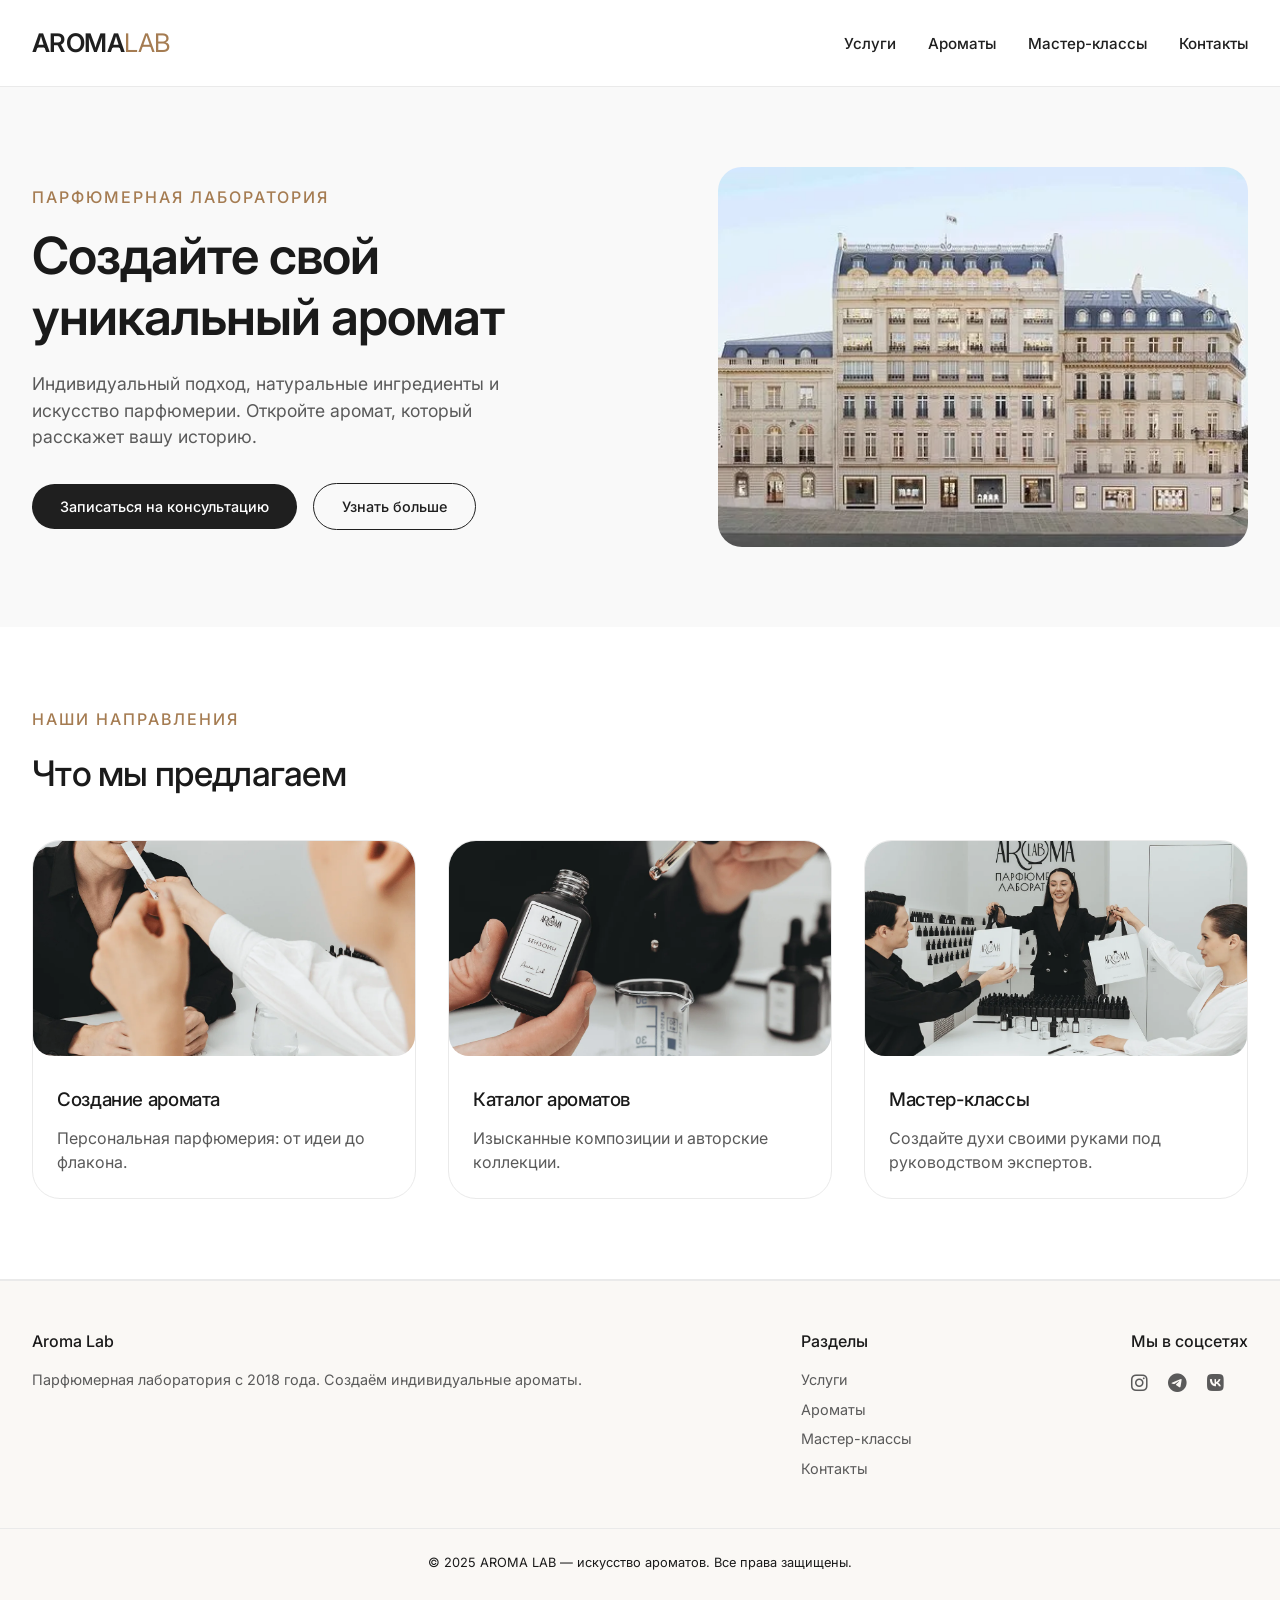
<file: index.html>
<!DOCTYPE html>
<html lang="ru">
<head>
    <meta charset="UTF-8">
    <meta name="viewport" content="width=device-width, initial-scale=1.0, viewport-fit=cover">
    <title>Aroma Lab | Современная парфюмерная лаборатория</title>
    <link href="https://fonts.googleapis.com/css2?family=Inter:opsz,wght@14..32,300;14..32,400;14..32,500;14..32,600;14..32,700&display=swap" rel="stylesheet">
    <link rel="stylesheet" href="https://cdnjs.cloudflare.com/ajax/libs/font-awesome/6.0.0-beta3/css/all.min.css">
    <style>
        * {
            margin: 0;
            padding: 0;
            box-sizing: border-box;
        }

        body {
            font-family: 'Inter', sans-serif;
            background-color: #ffffff;
            color: #1a1a1a;
            line-height: 1.5;
        }

        :root {
            --bg-white: #ffffff;
            --bg-light: #f9f9f9;
            --accent: #c0a080;
            --accent-dark: #a57c52;
            --text-dark: #1f1f1f;
            --text-muted: #5a5a5a;
            --border-light: #eaeaea;
            --shadow-sm: 0 8px 20px rgba(0, 0, 0, 0.02), 0 2px 6px rgba(0, 0, 0, 0.05);
            --shadow-md: 0 12px 28px rgba(0, 0, 0, 0.05);
        }

        .container {
            max-width: 1280px;
            margin: 0 auto;
            padding: 0 32px;
        }

        h1, h2, h3 {
            font-weight: 500;
            letter-spacing: -0.02em;
        }

        h1 {
            font-size: 3.2rem;
            line-height: 1.2;
            font-weight: 600;
        }

        h2 {
            font-size: 2.2rem;
            margin-bottom: 1rem;
            font-weight: 500;
        }

        .section {
            padding: 80px 0;
            border-bottom: 1px solid var(--border-light);
        }

        .section-subtitle {
            font-size: 1rem;
            text-transform: uppercase;
            letter-spacing: 2px;
            color: var(--accent-dark);
            margin-bottom: 1rem;
            font-weight: 500;
        }

        .btn {
            display: inline-block;
            background: transparent;
            border: 1px solid var(--text-dark);
            padding: 12px 28px;
            font-weight: 500;
            font-size: 0.9rem;
            text-decoration: none;
            color: var(--text-dark);
            transition: all 0.2s ease;
            cursor: pointer;
            font-family: inherit;
            border-radius: 40px;
        }

        .btn-primary {
            background: var(--text-dark);
            color: white;
            border: none;
        }

        .btn-primary:hover {
            background: var(--accent-dark);
            transform: translateY(-2px);
        }

        .btn-outline:hover {
            background: var(--text-dark);
            color: white;
            border-color: var(--text-dark);
        }

        header {
            padding: 24px 0;
            position: sticky;
            top: 0;
            background: rgba(255, 255, 255, 0.92);
            backdrop-filter: blur(12px);
            z-index: 100;
            border-bottom: 1px solid var(--border-light);
        }

        .header-flex {
            display: flex;
            justify-content: space-between;
            align-items: center;
            flex-wrap: wrap;
        }

        .logo {
            font-size: 1.6rem;
            font-weight: 600;
            letter-spacing: -0.02em;
            text-decoration: none;
            color: var(--text-dark);
        }

        .logo span {
            color: var(--accent-dark);
            font-weight: 400;
        }

        .nav-links {
            display: flex;
            gap: 2rem;
            list-style: none;
        }

        .nav-links a {
            text-decoration: none;
            color: var(--text-dark);
            font-weight: 500;
            font-size: 0.95rem;
            transition: color 0.2s;
        }

        .nav-links a:hover {
            color: var(--accent-dark);
        }

        .hero {
            padding: 80px 0 80px;
            background: var(--bg-light);
        }

        .hero-grid {
            display: flex;
            align-items: center;
            gap: 48px;
            flex-wrap: wrap;
        }

        .hero-content {
            flex: 1.2;
        }

        .hero-image {
            flex: 1;
            background: #e7dfd7;
            border-radius: 24px;
            height: 380px;
            background-image: url('https://placehold.co/800x600/F5F0EA/FFFFFF?text=Artisanal+Perfumery');
            background-size: cover;
            background-position: center;
            box-shadow: var(--shadow-md);
        }

        .preview-cards {
            display: grid;
            grid-template-columns: repeat(auto-fit, minmax(280px, 1fr));
            gap: 32px;
            margin-top: 40px;
        }

        .preview-card {
            background: var(--bg-white);
            border-radius: 28px;
            overflow: hidden;
            border: 1px solid var(--border-light);
            transition: all 0.25s;
            text-decoration: none;
            color: inherit;
            display: block;
        }

        .preview-card:hover {
            transform: translateY(-6px);
            box-shadow: var(--shadow-md);
        }

        .preview-img {
            height: 200px;
            background-size: cover;
            background-position: center;
        }

        .preview-content {
            padding: 24px;
        }

        .preview-content h3 {
            margin-bottom: 12px;
        }

        .preview-content p {
            color: var(--text-muted);
        }

        footer {
            background: #faf8f5;
            padding: 48px 0 32px;
            border-top: 1px solid var(--border-light);
        }

        .footer-grid {
            display: flex;
            justify-content: space-between;
            flex-wrap: wrap;
            gap: 40px;
        }

        .footer-col h4 {
            font-weight: 500;
            margin-bottom: 16px;
        }

        .footer-col p, .footer-col a {
            color: var(--text-muted);
            text-decoration: none;
            display: block;
            margin-bottom: 8px;
            font-size: 0.9rem;
        }

        .social-links a {
            display: inline-block;
            margin-right: 16px;
            font-size: 1.2rem;
            color: var(--text-muted);
        }

        @media (max-width: 768px) {
            .container {
                padding: 0 24px;
            }
            .nav-links {
                gap: 1.2rem;
            }
            h1 {
                font-size: 2.2rem;
            }
            h2 {
                font-size: 1.8rem;
            }
            .hero-grid {
                flex-direction: column;
            }
            .header-flex {
                flex-direction: column;
                gap: 16px;
            }
        }
    </style>
</head>
<body>

<header>
    <div class="container header-flex">
        <a href="index.html" class="logo">AROMA<span>LAB</span></a>
        <ul class="nav-links">
            <li><a href="services.html">Услуги</a></li>
            <li><a href="catalog.html">Ароматы</a></li>
            <li><a href="masterclass.html">Мастер-классы</a></li>
            <li><a href="contacts.html">Контакты</a></li>
        </ul>
    </div>
</header>

<main>
    <section class="hero">
        <div class="container hero-grid">
            <div class="hero-content">
                <div class="section-subtitle">Парфюмерная лаборатория</div>
                <h1>Создайте свой <br>уникальный аромат</h1>
                <p style="margin: 24px 0 32px; font-size: 1.1rem; color: var(--text-muted); max-width: 500px;">
                    Индивидуальный подход, натуральные ингредиенты и искусство парфюмерии. Откройте аромат, который расскажет вашу историю.
                </p>
                <a href="contacts.html" class="btn btn-primary">Записаться на консультацию</a>
                <a href="services.html" class="btn btn-outline" style="margin-left: 12px;">Узнать больше</a>
            </div>
            <img src="Img/345.webp" alt="Описание" style="width: 530px; height: 380px; border-radius: 24px; object-fit: cover;">
        </div>
    </section>

    <section class="section">
        <div class="container">
            <div class="section-subtitle">Наши направления</div>
            <h2>Что мы предлагаем</h2>
            <div class="preview-cards">
                <a href="services.html" class="preview-card">
                    <img src="Img/2_par.webp" alt="Описание" style="width: 382px; height: 215px; border-radius: 20px; object-fit: cover;">
                    <div class="preview-content">
                        <h3>Создание аромата</h3>
                        <p>Персональная парфюмерия: от идеи до флакона.</p>
                    </div>
                </a>
                <a href="catalog.html" class="preview-card">
                    <img src="Img/3_par.webp" alt="Описание" style="width: 382px; height: 215px; border-radius: 20px; object-fit: cover;">
                    <div class="preview-content">
                        <h3>Каталог ароматов</h3>
                        <p>Изысканные композиции и авторские коллекции.</p>
                    </div>
                </a>
                <a href="masterclass.html" class="preview-card">
                    <img src="Img/5_par.webp" alt="Описание" style="width: 382px; height: 215px; border-radius: 20px; object-fit: cover;">
                    <div class="preview-content">
                        <h3>Мастер-классы</h3>
                        <p>Создайте духи своими руками под руководством экспертов.</p>
                    </div>
                </a>
            </div>
        </div>
    </section>
</main>

<footer>
    <div class="container footer-grid">
        <div class="footer-col">
            <h4>Aroma Lab</h4>
            <p>Парфюмерная лаборатория с 2018 года. Создаём индивидуальные ароматы.</p>
        </div>
        <div class="footer-col">
            <h4>Разделы</h4>
            <a href="services.html">Услуги</a>
            <a href="catalog.html">Ароматы</a>
            <a href="masterclass.html">Мастер-классы</a>
            <a href="contacts.html">Контакты</a>
        </div>
        <div class="footer-col social-links">
            <h4>Мы в соцсетях</h4>
            <a href="#"><i class="fab fa-instagram"></i></a>
            <a href="#"><i class="fab fa-telegram"></i></a>
            <a href="#"><i class="fab fa-vk"></i></a>
        </div>
    </div>
    <div class="container" style="margin-top: 40px; text-align: center; border-top: 1px solid var(--border-light); padding-top: 24px;">
        <p style="font-size: 0.8rem;">© 2025 AROMA LAB — искусство ароматов. Все права защищены.</p>
    </div>
</footer>

</body>
</html>
</file>
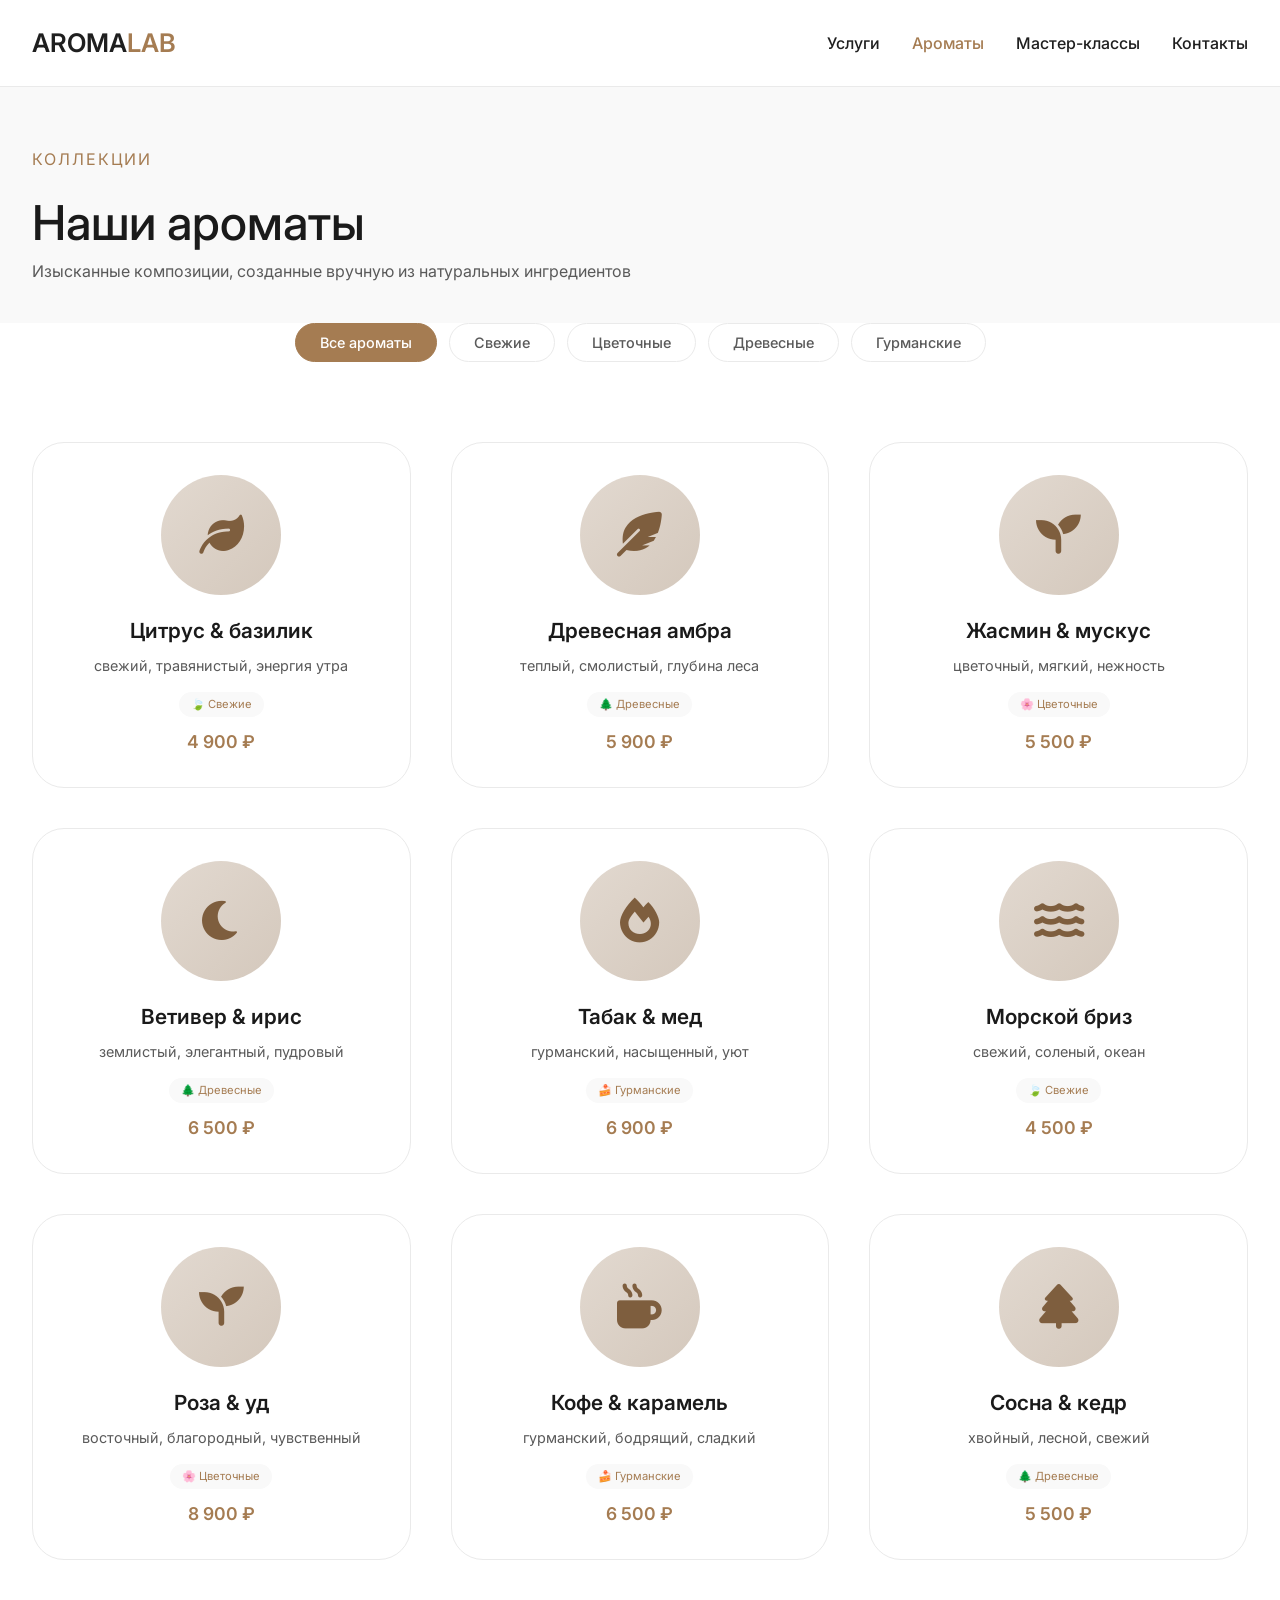
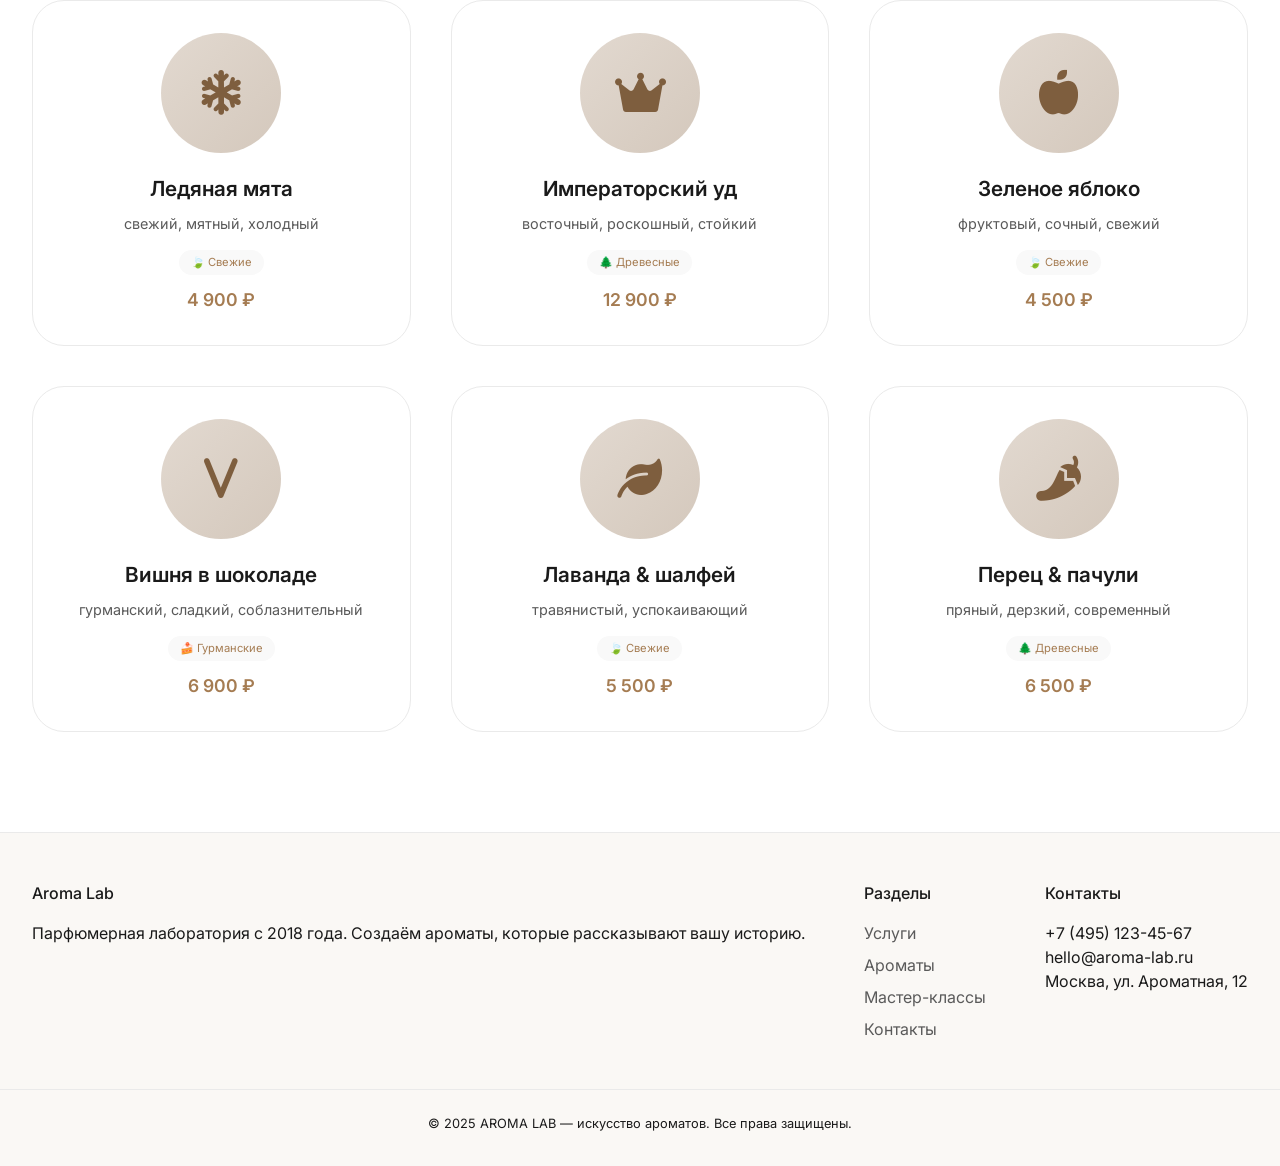
<file: catalog.html>
<!DOCTYPE html>
<html lang="ru">
<head>
    <meta charset="UTF-8">
    <meta name="viewport" content="width=device-width, initial-scale=1.0">
    <title>Ароматы | Aroma Lab</title>
    <link href="https://fonts.googleapis.com/css2?family=Inter:opsz,wght@14..32,300;14..32,400;14..32,500;14..32,600;14..32,700&display=swap" rel="stylesheet">
    <link rel="stylesheet" href="https://cdnjs.cloudflare.com/ajax/libs/font-awesome/6.0.0-beta3/css/all.min.css">
    <style>
        * { margin: 0; padding: 0; box-sizing: border-box; }
        body { font-family: 'Inter', sans-serif; background: #ffffff; color: #1a1a1a; line-height: 1.5; overflow-x: hidden; }
        :root {
            --accent-dark: #a57c52;
            --text-dark: #1f1f1f;
            --text-muted: #5a5a5a;
            --border-light: #eaeaea;
            --bg-light: #f9f9f9;
            --shadow-sm: 0 8px 20px rgba(0,0,0,0.02);
            --shadow-md: 0 12px 28px rgba(0,0,0,0.05);
        }
        .container { max-width: 1280px; margin: 0 auto; padding: 0 32px; }
        .btn { display: inline-block; background: var(--text-dark); color: white; padding: 12px 28px; border-radius: 40px; text-decoration: none; font-weight: 500; transition: all 0.2s; border: none; cursor: pointer; font-family: inherit; }
        .btn:hover { background: var(--accent-dark); transform: translateY(-2px); }
        .btn-outline { background: transparent; border: 1px solid var(--text-dark); color: var(--text-dark); }
        .btn-outline:hover { background: var(--text-dark); color: white; }
        
        header { padding: 24px 0; position: sticky; top: 0; background: rgba(255,255,255,0.92); backdrop-filter: blur(12px); border-bottom: 1px solid var(--border-light); z-index: 100; }
        .header-flex { display: flex; justify-content: space-between; align-items: center; flex-wrap: wrap; }
        .logo { font-size: 1.6rem; font-weight: 600; text-decoration: none; color: var(--text-dark); }
        .logo span { color: var(--accent-dark); }
        .nav-links { display: flex; gap: 2rem; list-style: none; }
        .nav-links a { text-decoration: none; color: var(--text-dark); font-weight: 500; transition: color 0.2s; }
        .nav-links a:hover, .nav-links a.active { color: var(--accent-dark); }
        
        .page-title { padding: 60px 0 40px; background: var(--bg-light); }
        h1 { font-size: 3rem; font-weight: 500; }
        .section-subtitle { font-size: 1rem; text-transform: uppercase; letter-spacing: 2px; color: var(--accent-dark); margin-bottom: 1rem; }
        
        /* Фильтры */
        .filters-section {
            margin-bottom: 40px;
            display: flex;
            flex-wrap: wrap;
            justify-content: center;
            gap: 12px;
        }
        .filter-btn {
            background: transparent;
            border: 1px solid var(--border-light);
            padding: 10px 24px;
            border-radius: 40px;
            font-family: inherit;
            font-weight: 500;
            font-size: 0.9rem;
            cursor: pointer;
            transition: all 0.2s;
            color: var(--text-muted);
        }
        .filter-btn:hover {
            border-color: var(--accent-dark);
            color: var(--accent-dark);
        }
        .filter-btn.active {
            background: var(--accent-dark);
            border-color: var(--accent-dark);
            color: white;
        }
        
        /* Каталог */
        .catalog-grid { 
            display: grid; 
            grid-template-columns: repeat(auto-fill, minmax(280px, 1fr)); 
            gap: 40px; 
            padding: 40px 0 60px;
        }
        .aroma-card { 
            text-align: center; 
            padding: 32px 24px; 
            border-radius: 32px; 
            background: white; 
            border: 1px solid var(--border-light); 
            transition: all 0.25s; 
            cursor: pointer;
            animation: fadeIn 0.3s ease;
        }
        @keyframes fadeIn {
            from { opacity: 0; transform: translateY(10px); }
            to { opacity: 1; transform: translateY(0); }
        }
        .aroma-card:hover { transform: translateY(-6px); box-shadow: var(--shadow-md); }
        .aroma-img { 
            width: 120px; 
            height: 120px; 
            background: linear-gradient(135deg, #e2d9d0, #d4c8bc); 
            border-radius: 50%; 
            margin: 0 auto 20px; 
            display: flex; 
            align-items: center; 
            justify-content: center; 
            font-size: 2.8rem; 
            color: #7e5e3e; 
            transition: all 0.3s; 
        }
        .aroma-card:hover .aroma-img { transform: scale(1.05); background: linear-gradient(135deg, #e8dfd7, #ddcfc2); }
        .aroma-name { font-size: 1.3rem; font-weight: 600; margin-bottom: 8px; }
        .aroma-notes { color: var(--text-muted); font-size: 0.9rem; margin-bottom: 8px; }
        .aroma-category { 
            display: inline-block;
            background: var(--bg-light);
            padding: 4px 12px;
            border-radius: 20px;
            font-size: 0.7rem;
            color: var(--accent-dark);
            margin-top: 8px;
        }
        .aroma-price { color: var(--accent-dark); font-weight: 600; font-size: 1.1rem; margin-top: 12px; }
        
        /* Модальное окно */
        .modal-overlay {
            position: fixed;
            top: 0;
            left: 0;
            width: 100%;
            height: 100%;
            background: rgba(0, 0, 0, 0.85);
            backdrop-filter: blur(12px);
            z-index: 1000;
            display: flex;
            align-items: center;
            justify-content: center;
            opacity: 0;
            visibility: hidden;
            transition: all 0.3s ease;
        }
        .modal-overlay.active { opacity: 1; visibility: visible; }
        .modal-container {
            width: 90%;
            max-width: 650px;
            max-height: 85vh;
            background: white;
            border-radius: 40px;
            overflow-y: auto;
            transform: scale(0.95);
            transition: transform 0.3s ease;
            box-shadow: 0 25px 50px rgba(0, 0, 0, 0.3);
        }
        .modal-overlay.active .modal-container { transform: scale(1); }
        .modal-header { 
            padding: 28px 32px 20px 32px; 
            border-bottom: 1px solid var(--border-light); 
            display: flex; 
            justify-content: space-between; 
            align-items: center;
            position: sticky;
            top: 0;
            background: white;
            border-radius: 40px 40px 0 0;
        }
        .modal-header h2 { font-size: 1.8rem; margin: 0; font-weight: 600; }
        .modal-close { 
            width: 44px; 
            height: 44px; 
            border-radius: 50%; 
            background: var(--bg-light); 
            border: none; 
            font-size: 1.4rem; 
            cursor: pointer; 
            transition: all 0.2s;
            display: flex;
            align-items: center;
            justify-content: center;
        }
        .modal-close:hover { background: var(--accent-dark); color: white; transform: rotate(90deg); }
        .modal-content { padding: 32px; }
        .modal-icon { 
            width: 100px; 
            height: 100px; 
            background: linear-gradient(135deg, #e2d9d0, #d4c8bc); 
            border-radius: 50%; 
            margin: 0 auto 24px; 
            display: flex; 
            align-items: center; 
            justify-content: center; 
            font-size: 3rem; 
            color: #7e5e3e; 
        }
        .modal-notes { 
            text-align: center; 
            color: var(--text-muted); 
            margin-bottom: 24px; 
            font-size: 1rem;
            padding: 8px 16px;
            background: var(--bg-light);
            border-radius: 40px;
            display: inline-block;
            width: auto;
            margin-left: auto;
            margin-right: auto;
        }
        .modal-description { margin-bottom: 24px; line-height: 1.7; color: var(--text-dark); }
        .modal-composition {
            background: var(--bg-light);
            padding: 24px;
            border-radius: 24px;
            margin: 24px 0;
        }
        .modal-composition h4 { margin-bottom: 12px; font-size: 1.1rem; color: var(--accent-dark); }
        .modal-composition p { color: var(--text-muted); line-height: 1.6; }
        .modal-price { 
            font-size: 2rem; 
            font-weight: 700; 
            color: var(--accent-dark); 
            text-align: center; 
            margin: 24px 0;
        }
        .modal-actions { display: flex; gap: 16px; margin-top: 24px; justify-content: center; flex-wrap: wrap; }
        
        footer { background: #faf8f5; padding: 48px 0 32px; border-top: 1px solid var(--border-light); margin-top: 40px; }
        .footer-grid { display: flex; justify-content: space-between; flex-wrap: wrap; gap: 40px; }
        .footer-col h4 { font-weight: 500; margin-bottom: 16px; }
        .footer-col a { color: var(--text-muted); text-decoration: none; display: block; margin-bottom: 8px; }
        .footer-col a:hover { color: var(--accent-dark); }
        
        .toast-msg { 
            position: fixed; 
            bottom: 30px; 
            left: 50%; 
            transform: translateX(-50%); 
            background: #1a1a1a; 
            color: white; 
            padding: 12px 24px; 
            border-radius: 50px; 
            font-size: 0.9rem; 
            z-index: 1100; 
            opacity: 0; 
            transition: opacity 0.3s; 
            pointer-events: none;
            white-space: nowrap;
        }
        
        @media (max-width: 768px) { 
            .container { padding: 0 24px; } 
            .nav-links { gap: 1rem; } 
            h1 { font-size: 2rem; } 
            .modal-header h2 { font-size: 1.4rem; }
            .modal-container { width: 95%; }
            .toast-msg { white-space: normal; text-align: center; max-width: 90%; }
            .filter-btn { padding: 6px 16px; font-size: 0.8rem; }
        }
    </style>
</head>
<body>

<div id="toast" class="toast-msg"></div>

<header>
    <div class="container header-flex">
        <a href="index.html" class="logo">AROMA<span>LAB</span></a>
        <ul class="nav-links">
            <li><a href="services.html">Услуги</a></li>
            <li><a href="catalog.html" class="active">Ароматы</a></li>
            <li><a href="masterclass.html">Мастер-классы</a></li>
            <li><a href="contacts.html">Контакты</a></li>
        </ul>
    </div>
</header>

<main>
    <section class="page-title">
        <div class="container">
            <div class="section-subtitle">Коллекции</div>
            <h1>Наши ароматы</h1>
            <p style="color: var(--text-muted); max-width: 600px;">Изысканные композиции, созданные вручную из натуральных ингредиентов</p>
        </div>
    </section>

    <div class="container">
        <!-- Фильтры -->
        <div class="filters-section">
            <button class="filter-btn active" data-category="all">Все ароматы</button>
            <button class="filter-btn" data-category="fresh">Свежие</button>
            <button class="filter-btn" data-category="floral">Цветочные</button>
            <button class="filter-btn" data-category="woody">Древесные</button>
            <button class="filter-btn" data-category="gourmand">Гурманские</button>
        </div>
        
        <div class="catalog-grid" id="catalogGrid"></div>
    </div>
</main>

<footer>
    <div class="container footer-grid">
        <div class="footer-col">
            <h4>Aroma Lab</h4>
            <p>Парфюмерная лаборатория с 2018 года. Создаём ароматы, которые рассказывают вашу историю.</p>
        </div>
        <div class="footer-col">
            <h4>Разделы</h4>
            <a href="services.html">Услуги</a>
            <a href="catalog.html">Ароматы</a>
            <a href="masterclass.html">Мастер-классы</a>
            <a href="contacts.html">Контакты</a>
        </div>
        <div class="footer-col">
            <h4>Контакты</h4>
            <p>+7 (495) 123-45-67</p>
            <p>hello@aroma-lab.ru</p>
            <p>Москва, ул. Ароматная, 12</p>
        </div>
    </div>
    <div class="container" style="margin-top: 40px; text-align: center; border-top: 1px solid var(--border-light); padding-top: 24px;">
        <p style="font-size: 0.8rem;">© 2025 AROMA LAB — искусство ароматов. Все права защищены.</p>
    </div>
</footer>

<script>
    // 15 ароматов (6 старых + 9 новых)
    const aromasData = [
        // Оригинальные ароматы
        { id: 1, icon: "fas fa-leaf", name: "Цитрус & базилик", notes: "свежий, травянистый, энергия утра", category: "fresh", description: "Искрящийся аромат с нотами итальянского бергамота, зеленого базилика и грейпфрута. Идеален для бодрого начала дня, придает уверенность и свежесть на весь день.", composition: "Верхние ноты: Бергамот, Грейпфрут, Лимон<br>Сердце: Базилик, Мята, Нероли<br>База: Белый мускус, Ветивер", volume: "50 мл", price: "4 900 ₽" },
        { id: 2, icon: "fas fa-feather-alt", name: "Древесная амбра", notes: "теплый, смолистый, глубина леса", category: "woody", description: "Глубокий и элегантный аромат с нотами кедра, сандалового дерева и амбры. Окутывает теплом и создает ощущение уюта и защищенности.", composition: "Верхние ноты: Бергамот, Черный перец<br>Сердце: Кедр, Сандал, Пачули<br>База: Амбра, Ваниль, Ладан", volume: "50 мл", price: "5 900 ₽" },
        { id: 3, icon: "fas fa-seedling", name: "Жасмин & мускус", notes: "цветочный, мягкий, нежность", category: "floral", description: "Нежный и чувственный аромат с цветочным сердцем из жасмина и нероли. Мягкий мускус придает шлейфу утонченность и элегантность.", composition: "Верхние ноты: Апельсин, Бергамот<br>Сердце: Жасмин, Нероли, Иланг-иланг<br>База: Мускус, Сандал", volume: "50 мл", price: "5 500 ₽" },
        { id: 4, icon: "fas fa-moon", name: "Ветивер & ирис", notes: "землистый, элегантный, пудровый", category: "woody", description: "Изысканная композиция с землистым ветивером и пудровым ирисом. Аромат для ценителей классической парфюмерии с характером.", composition: "Верхние ноты: Бергамот, Грейпфрут<br>Сердце: Ирис, Фиалка, Ветивер<br>База: Кедр, Амбра, Мускус", volume: "50 мл", price: "6 500 ₽" },
        { id: 5, icon: "fas fa-fire", name: "Табак & мед", notes: "гурманский, насыщенный, уют", category: "gourmand", description: "Согревающий аромат с нотами табака, меда и кумарина. Идеален для холодного времени года, создает атмосферу уюта и тепла.", composition: "Верхние ноты: Бергамот, Корица<br>Сердце: Табак, Мед, Кумарин<br>База: Кожа, Ваниль, Мускус", volume: "50 мл", price: "6 900 ₽" },
        { id: 6, icon: "fas fa-water", name: "Морской бриз", notes: "свежий, соленый, океан", category: "fresh", description: "Легкий и освежающий аромат с аккордами морской воды, лайма и водорослей. Переносит на побережье океана, дарит ощущение свободы.", composition: "Верхние ноты: Морская вода, Лайм, Мята<br>Сердце: Водоросли, Огурец, Жасмин<br>База: Белый мускус, Амбра", volume: "50 мл", price: "4 500 ₽" },
        
        // НОВЫЕ АРОМАТЫ (9 штук)
        { id: 7, icon: "fas fa-seedling", name: "Роза & уд", notes: "восточный, благородный, чувственный", category: "floral", description: "Роскошная восточная композиция с бархатистой розой и благородным удом. Аромат для особых моментов и вечерних выходов.", composition: "Верхние ноты: Шафран, Розовый перец<br>Сердце: Болгарская роза, Уд<br>База: Сандал, Пачули, Ваниль", volume: "50 мл", price: "8 900 ₽" },
        { id: 8, icon: "fas fa-mug-hot", name: "Кофе & карамель", notes: "гурманский, бодрящий, сладкий", category: "gourmand", description: "Аромат для настоящих гурманов. Ноты свежесваренного кофе и тягучей карамели создают уютную и аппетитную композицию.", composition: "Верхние ноты: Кофе, Кардамон<br>Сердце: Карамель, Миндаль<br>База: Ваниль, Бобы тонка", volume: "50 мл", price: "6 500 ₽" },
        { id: 9, icon: "fas fa-tree", name: "Сосна & кедр", notes: "хвойный, лесной, свежий", category: "woody", description: "Чистый лесной аромат с нотами сосны, кедра и мха. Погружает в атмосферу зимнего леса и дарит ощущение свежести.", composition: "Верхние ноты: Сосна, Эвкалипт<br>Сердце: Кедр, Можжевельник<br>База: Мох, Мускус, Амбра", volume: "50 мл", price: "5 500 ₽" },
        { id: 10, icon: "fas fa-snowflake", name: "Ледяная мята", notes: "свежий, мятный, холодный", category: "fresh", description: "Освежающий аромат с нотами мяты, эвкалипта и лайма. Идеален для жаркого лета и активного образа жизни.", composition: "Верхние ноты: Мята, Лайм, Эвкалипт<br>Сердце: Зеленый чай, Жасмин<br>База: Белый мускус, Ветивер", volume: "50 мл", price: "4 900 ₽" },
        { id: 11, icon: "fas fa-crown", name: "Императорский уд", notes: "восточный, роскошный, стойкий", category: "woody", description: "Элитный аромат с королевским удом, шафраном и амброй. Подчеркивает статус и уверенность.", composition: "Верхние ноты: Шафран, Бергамот<br>Сердце: Уд, Кожа, Ладан<br>База: Амбра, Пачули, Мускус", volume: "50 мл", price: "12 900 ₽" },
        { id: 12, icon: "fas fa-apple-alt", name: "Зеленое яблоко", notes: "фруктовый, сочный, свежий", category: "fresh", description: "Сочный и яркий аромат с нотами зеленого яблока, груши и белых цветов. Легкий и жизнерадостный.", composition: "Верхние ноты: Зеленое яблоко, Груша<br>Сердце: Жасмин, Фрезия<br>База: Мускус, Кедр", volume: "50 мл", price: "4 500 ₽" },
        { id: 13, icon: "fas fa-v", name: "Вишня в шоколаде", notes: "гурманский, сладкий, соблазнительный", category: "gourmand", description: "Сладкая и соблазнительная композиция с нотами вишни, темного шоколада и миндаля. Аромат для ценителей десертных нот.", composition: "Верхние ноты: Вишня, Миндаль<br>Сердце: Темный шоколад, Роза<br>База: Ваниль, Сандал, Мускус", volume: "50 мл", price: "6 900 ₽" },
        { id: 14, icon: "fas fa-leaf", name: "Лаванда & шалфей", notes: "травянистый, успокаивающий", category: "fresh", description: "Успокаивающий аромат с нотами лаванды, шалфея и ромашки. Помогает расслабиться после трудного дня.", composition: "Верхние ноты: Лаванда, Бергамот<br>Сердце: Шалфей, Ромашка, Герань<br>База: Кедр, Мускус", volume: "50 мл", price: "5 500 ₽" },
        { id: 15, icon: "fas fa-pepper-hot", name: "Перец & пачули", notes: "пряный, дерзкий, современный", category: "woody", description: "Дерзкий и современный аромат с пряным перцем и землянистым пачули. Для тех, кто любит выделяться.", composition: "Верхние ноты: Розовый перец, Грейпфрут<br>Сердце: Пачули, Ветивер, Кардамон<br>База: Кожа, Амбра, Мускус", volume: "50 мл", price: "6 500 ₽" }
    ];

    let currentCategory = 'all';

    function showToast(message) {
        const toast = document.getElementById('toast');
        toast.textContent = message;
        toast.style.opacity = '1';
        setTimeout(() => {
            toast.style.opacity = '0';
        }, 3000);
    }

    function openModal(aroma) {
        const modalHTML = `
            <div class="modal-overlay" id="aromaModal">
                <div class="modal-container">
                    <div class="modal-header">
                        <h2>${aroma.name}</h2>
                        <button class="modal-close" onclick="closeModal()">✕</button>
                    </div>
                    <div class="modal-content">
                        <div class="modal-icon">
                            <i class="${aroma.icon}"></i>
                        </div>
                        <div class="modal-notes">
                            <i class="fas fa-tag"></i> ${aroma.notes}
                        </div>
                        <p class="modal-description">${aroma.description}</p>
                        <div class="modal-composition">
                            <h4><i class="fas fa-flask"></i> Пирамида аромата</h4>
                            <p>${aroma.composition}</p>
                            <p style="margin-top: 12px;"><i class="fas fa-fill-drip"></i> Объем: ${aroma.volume}</p>
                        </div>
                        <div class="modal-price">
                            ${aroma.price}
                        </div>
                        <div class="modal-actions">
                            <button class="btn" onclick="closeModalAndOrder('${aroma.name}')">
                                <i class="fas fa-shopping-cart"></i> Заказать аромат
                            </button>
                            <button class="btn btn-outline" onclick="closeModal()">
                                Закрыть
                            </button>
                        </div>
                    </div>
                </div>
            </div>
        `;
        
        document.body.insertAdjacentHTML('beforeend', modalHTML);
        const modal = document.getElementById('aromaModal');
        
        setTimeout(() => { modal.classList.add('active'); }, 10);
        
        const handleEsc = (e) => {
            if (e.key === 'Escape') {
                closeModal();
                document.removeEventListener('keydown', handleEsc);
            }
        };
        document.addEventListener('keydown', handleEsc);
        
        modal.addEventListener('click', (e) => {
            if (e.target === modal) closeModal();
        });
    }
    
    function closeModal() {
        const modal = document.getElementById('aromaModal');
        if (modal) {
            modal.classList.remove('active');
            setTimeout(() => modal.remove(), 300);
        }
    }
    
    function closeModalAndOrder(aromaName) {
        closeModal();
        setTimeout(() => {
            window.location.href = `contacts.html?service=${encodeURIComponent(aromaName)}`;
        }, 300);
    }
    
    function renderCatalog() {
        const grid = document.getElementById('catalogGrid');
        if (!grid) return;
        
        const filteredAromas = currentCategory === 'all' 
            ? aromasData 
            : aromasData.filter(a => a.category === currentCategory);
        
        grid.innerHTML = filteredAromas.map(aroma => `
            <div class="aroma-card" onclick="openModal(${JSON.stringify(aroma).replace(/"/g, '&quot;')})">
                <div class="aroma-img">
                    <i class="${aroma.icon}"></i>
                </div>
                <div class="aroma-name">${aroma.name}</div>
                <div class="aroma-notes">${aroma.notes}</div>
                <div class="aroma-category">${getCategoryName(aroma.category)}</div>
                <div class="aroma-price">${aroma.price}</div>
            </div>
        `).join('');
    }
    
    function getCategoryName(category) {
        const categories = {
            fresh: '🍃 Свежие',
            floral: '🌸 Цветочные',
            woody: '🌲 Древесные',
            gourmand: '🍰 Гурманские'
        };
        return categories[category] || category;
    }
    
    // Настройка фильтров
    function setupFilters() {
        const filterBtns = document.querySelectorAll('.filter-btn');
        filterBtns.forEach(btn => {
            btn.addEventListener('click', () => {
                filterBtns.forEach(b => b.classList.remove('active'));
                btn.classList.add('active');
                currentCategory = btn.dataset.category;
                renderCatalog();
                
                // Плавная прокрутка к каталогу
                document.querySelector('.catalog-grid').scrollIntoView({ behavior: 'smooth', block: 'start' });
            });
        });
    }
    
    document.addEventListener('DOMContentLoaded', () => {
        renderCatalog();
        setupFilters();
    });
    
    window.openModal = openModal;
    window.closeModal = closeModal;
    window.closeModalAndOrder = closeModalAndOrder;
    window.showToast = showToast;
</script>
</body>
</html>
</file>
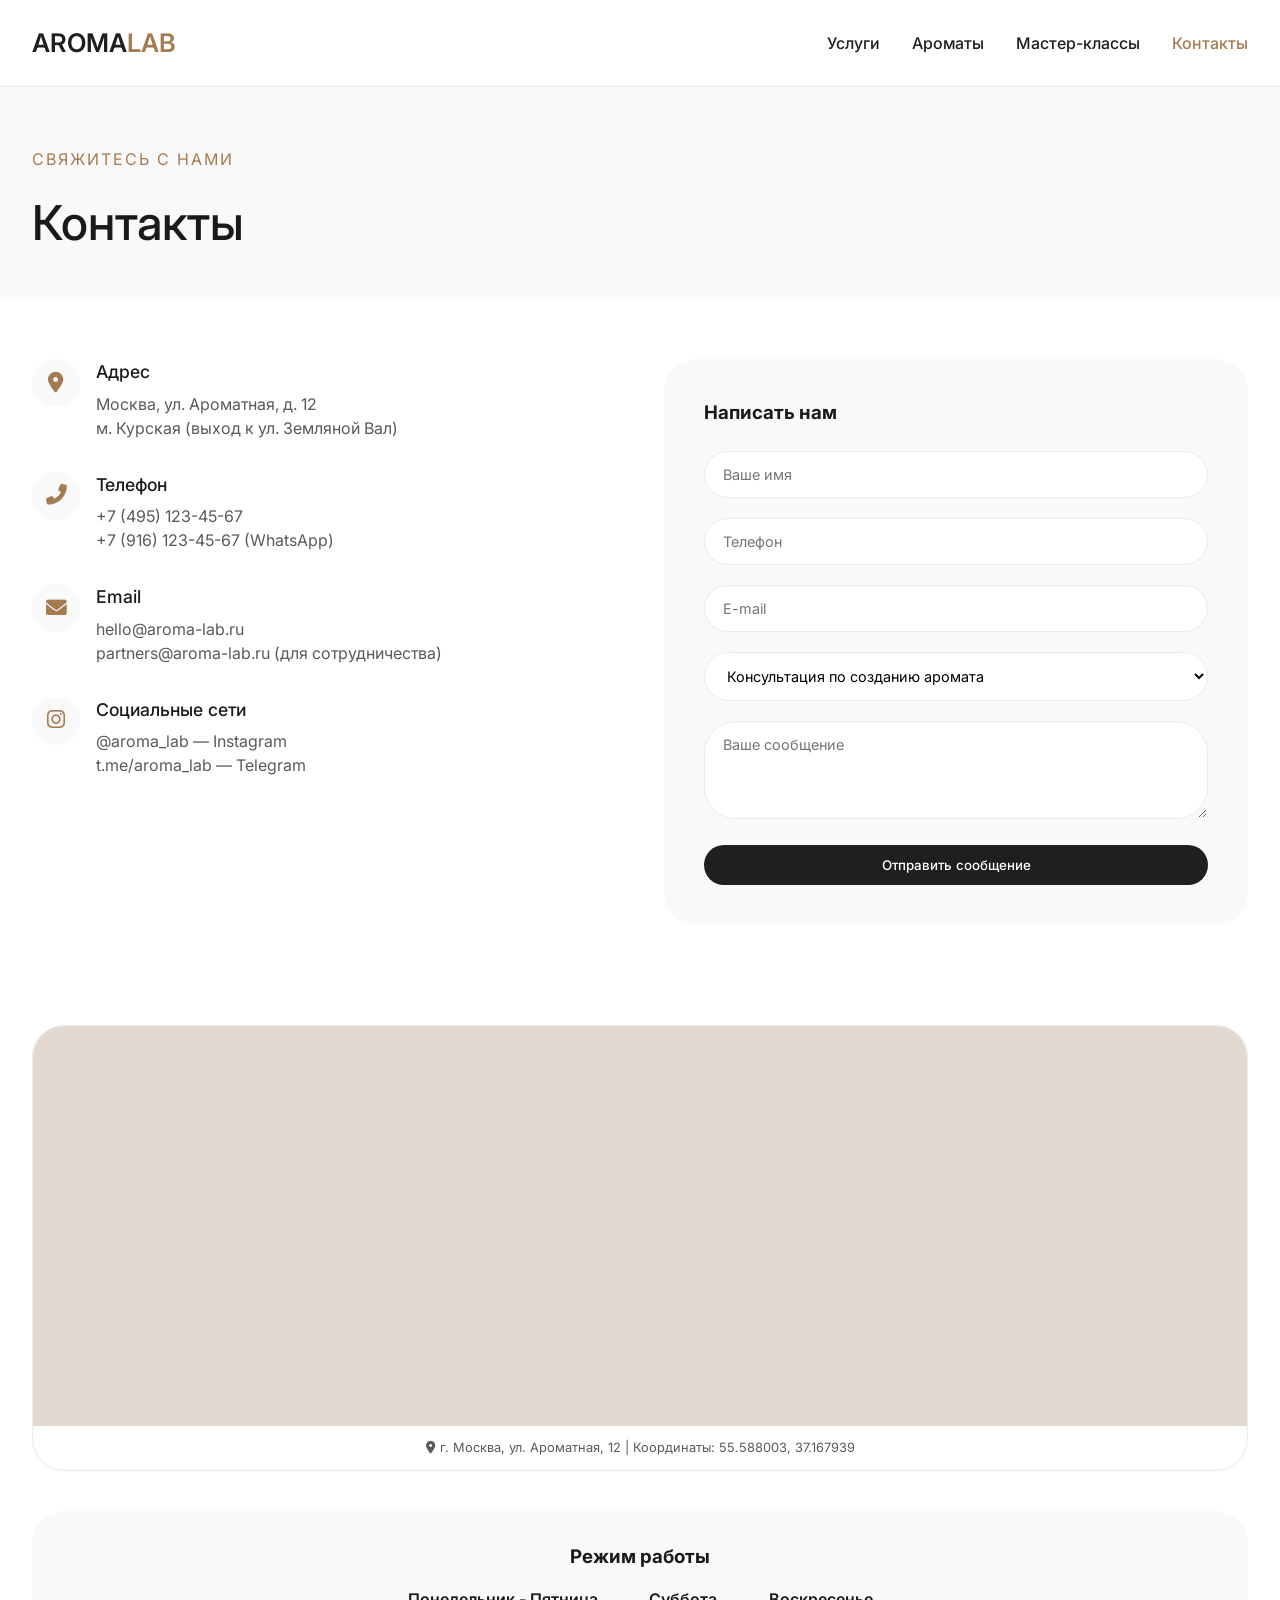
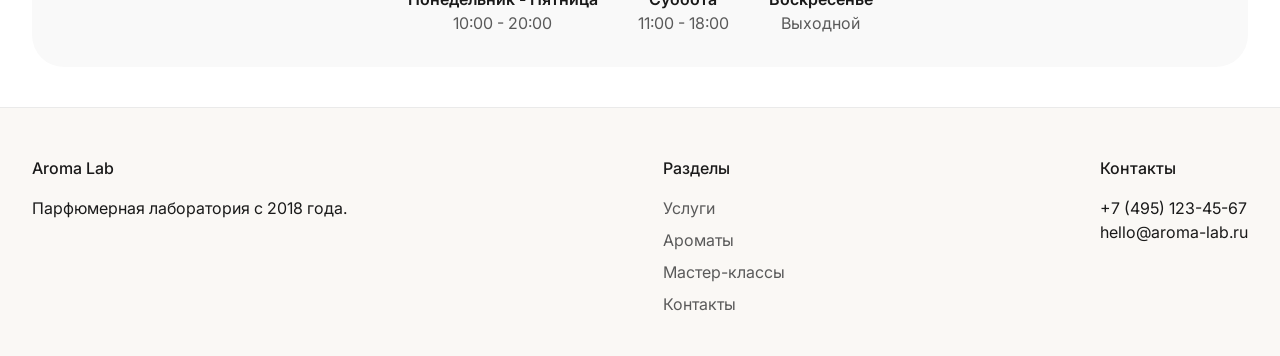
<file: contacts.html>
<!DOCTYPE html>
<html lang="ru">
<head>
    <meta charset="UTF-8">
    <meta name="viewport" content="width=device-width, initial-scale=1.0">
    <title>Контакты | Aroma Lab</title>
    <link href="https://fonts.googleapis.com/css2?family=Inter:opsz,wght@14..32,300;14..32,400;14..32,500;14..32,600;14..32,700&display=swap" rel="stylesheet">
    <link rel="stylesheet" href="https://cdnjs.cloudflare.com/ajax/libs/font-awesome/6.0.0-beta3/css/all.min.css">
    <!-- Подключение Яндекс.Карт API -->
    <script src="https://api-maps.yandex.ru/2.1/?apikey=ваш_api_ключ&lang=ru_RU"></script>
    <style>
        * { margin: 0; padding: 0; box-sizing: border-box; }
        body { font-family: 'Inter', sans-serif; background: #ffffff; color: #1a1a1a; line-height: 1.5; }
        :root {
            --accent-dark: #a57c52;
            --text-dark: #1f1f1f;
            --text-muted: #5a5a5a;
            --border-light: #eaeaea;
            --bg-light: #f9f9f9;
            --shadow-sm: 0 8px 20px rgba(0,0,0,0.02);
        }
        .container { max-width: 1280px; margin: 0 auto; padding: 0 32px; }
        .btn { display: inline-block; background: var(--text-dark); color: white; padding: 12px 28px; border-radius: 40px; text-decoration: none; font-weight: 500; transition: all 0.2s; border: none; cursor: pointer; font-family: inherit; }
        .btn:hover { background: var(--accent-dark); transform: translateY(-2px); }
        .btn:disabled { opacity: 0.6; cursor: not-allowed; transform: none; }
        header { padding: 24px 0; position: sticky; top: 0; background: rgba(255,255,255,0.92); backdrop-filter: blur(12px); border-bottom: 1px solid var(--border-light); z-index: 100; }
        .header-flex { display: flex; justify-content: space-between; align-items: center; flex-wrap: wrap; }
        .logo { font-size: 1.6rem; font-weight: 600; text-decoration: none; color: var(--text-dark); }
        .logo span { color: var(--accent-dark); }
        .nav-links { display: flex; gap: 2rem; list-style: none; }
        .nav-links a { text-decoration: none; color: var(--text-dark); font-weight: 500; transition: color 0.2s; }
        .nav-links a:hover, .nav-links a.active { color: var(--accent-dark); }
        .page-title { padding: 60px 0 40px; background: var(--bg-light); }
        h1 { font-size: 3rem; font-weight: 500; }
        .section-subtitle { font-size: 1rem; text-transform: uppercase; letter-spacing: 2px; color: var(--accent-dark); margin-bottom: 1rem; }
        .contacts-grid { display: grid; grid-template-columns: repeat(auto-fit, minmax(300px, 1fr)); gap: 48px; padding: 60px 0; }
        .contact-info { padding-right: 40px; }
        .contact-detail { margin-bottom: 32px; display: flex; align-items: flex-start; gap: 16px; }
        .contact-icon { width: 48px; height: 48px; background: var(--bg-light); border-radius: 50%; display: flex; align-items: center; justify-content: center; font-size: 1.3rem; color: var(--accent-dark); }
        .contact-text h3 { font-size: 1.1rem; margin-bottom: 6px; font-weight: 500; }
        .contact-text p { color: var(--text-muted); }
        .contact-text a { color: var(--text-muted); text-decoration: none; }
        .contact-text a:hover { color: var(--accent-dark); }
        .form-card { background: var(--bg-light); padding: 40px; border-radius: 32px; }
        .form-group { margin-bottom: 20px; }
        input, textarea, select { width: 100%; padding: 14px 18px; border: 1px solid var(--border-light); border-radius: 32px; font-family: inherit; font-size: 0.9rem; background: white; transition: 0.2s; }
        input:focus, textarea:focus, select:focus { outline: none; border-color: var(--accent); box-shadow: 0 0 0 2px rgba(192, 160, 128, 0.2); }
        .map-container { margin-top: 40px; border-radius: 32px; overflow: hidden; border: 1px solid var(--border-light); }
        #map { width: 100%; height: 400px; background: #e2d9d0; }
        .working-hours { margin-top: 40px; padding: 32px; background: var(--bg-light); border-radius: 32px; text-align: center; }
        .working-hours h3 { margin-bottom: 16px; }
        .hours-list { display: flex; justify-content: center; gap: 40px; flex-wrap: wrap; }
        .hours-item { text-align: center; }
        .hours-day { font-weight: 600; }
        .hours-time { color: var(--text-muted); }
        footer { background: #faf8f5; padding: 48px 0 32px; border-top: 1px solid var(--border-light); margin-top: 40px; }
        .footer-grid { display: flex; justify-content: space-between; flex-wrap: wrap; gap: 40px; }
        .footer-col h4 { font-weight: 500; margin-bottom: 16px; }
        .footer-col a { color: var(--text-muted); text-decoration: none; display: block; margin-bottom: 8px; }
        .toast-msg { position: fixed; bottom: 30px; left: 50%; transform: translateX(-50%); background: #1a1a1a; color: white; padding: 12px 24px; border-radius: 50px; font-size: 0.9rem; z-index: 1000; opacity: 0; transition: opacity 0.3s; pointer-events: none; font-family: 'Inter', sans-serif; }
        @media (max-width: 768px) { .container { padding: 0 24px; } .nav-links { gap: 1rem; } h1 { font-size: 2rem; } .contacts-grid { grid-template-columns: 1fr; } }
    </style>
</head>
<body>

<div id="toast" class="toast-msg">✨ Спасибо! Мы свяжемся с вами в ближайшее время</div>

<header>
    <div class="container header-flex">
        <a href="index.html" class="logo">AROMA<span>LAB</span></a>
        <ul class="nav-links">
            <li><a href="services.html">Услуги</a></li>
            <li><a href="catalog.html">Ароматы</a></li>
            <li><a href="masterclass.html">Мастер-классы</a></li>
            <li><a href="contacts.html" class="active">Контакты</a></li>
        </ul>
    </div>
</header>

<main>
    <section class="page-title">
        <div class="container">
            <div class="section-subtitle">Свяжитесь с нами</div>
            <h1>Контакты</h1>
        </div>
    </section>

    <div class="container">
        <div class="contacts-grid">
            <div class="contact-info">
                <div class="contact-detail">
                    <div class="contact-icon"><i class="fas fa-map-marker-alt"></i></div>
                    <div class="contact-text">
                        <h3>Адрес</h3>
                        <p>Москва, ул. Ароматная, д. 12<br>м. Курская (выход к ул. Земляной Вал)</p>
                    </div>
                </div>
                <div class="contact-detail">
                    <div class="contact-icon"><i class="fas fa-phone-alt"></i></div>
                    <div class="contact-text">
                        <h3>Телефон</h3>
                        <p><a href="tel:+74951234567">+7 (495) 123-45-67</a></p>
                        <p><a href="tel:+79161234567">+7 (916) 123-45-67</a> (WhatsApp)</p>
                    </div>
                </div>
                <div class="contact-detail">
                    <div class="contact-icon"><i class="fas fa-envelope"></i></div>
                    <div class="contact-text">
                        <h3>Email</h3>
                        <p><a href="mailto:hello@aroma-lab.ru">hello@aroma-lab.ru</a></p>
                        <p><a href="mailto:partners@aroma-lab.ru">partners@aroma-lab.ru</a> (для сотрудничества)</p>
                    </div>
                </div>
                <div class="contact-detail">
                    <div class="contact-icon"><i class="fab fa-instagram"></i></div>
                    <div class="contact-text">
                        <h3>Социальные сети</h3>
                        <p><a href="#">@aroma_lab</a> — Instagram</p>
                        <p><a href="#">t.me/aroma_lab</a> — Telegram</p>
                    </div>
                </div>
            </div>

            <div class="form-card">
                <h3 style="margin-bottom: 24px;">Написать нам</h3>
                <form id="contactForm">
                    <div class="form-group">
                        <input type="text" id="name" placeholder="Ваше имя" required>
                    </div>
                    <div class="form-group">
                        <input type="tel" id="phone" placeholder="Телефон" required>
                    </div>
                    <div class="form-group">
                        <input type="email" id="email" placeholder="E-mail">
                    </div>
                    <div class="form-group">
                        <select id="subject">
                            <option value="consultation">Консультация по созданию аромата</option>
                            <option value="masterclass">Запись на мастер-класс</option>
                            <option value="aromatization">Ароматизация интерьера</option>
                            <option value="corporate">Корпоративное мероприятие</option>
                            <option value="other">Другой вопрос</option>
                        </select>
                    </div>
                    <div class="form-group">
                        <textarea rows="4" id="message" placeholder="Ваше сообщение"></textarea>
                    </div>
                    <button type="submit" class="btn" id="submitBtn" style="width: 100%;">Отправить сообщение</button>
                </form>
            </div>
        </div>

        <!-- Интерактивная карта Яндекс.Карты с координатами 55.588003, 37.167939 -->
        <div class="map-container">
            <div id="map"></div>
            <p style="font-size: 0.8rem; color: var(--text-muted); text-align: center; padding: 12px 0; margin: 0;">
                <i class="fas fa-location-dot"></i> г. Москва, ул. Ароматная, 12 | Координаты: 55.588003, 37.167939
            </p>
        </div>

        <div class="working-hours">
            <h3>Режим работы</h3>
            <div class="hours-list">
                <div class="hours-item">
                    <div class="hours-day">Понедельник - Пятница</div>
                    <div class="hours-time">10:00 - 20:00</div>
                </div>
                <div class="hours-item">
                    <div class="hours-day">Суббота</div>
                    <div class="hours-time">11:00 - 18:00</div>
                </div>
                <div class="hours-item">
                    <div class="hours-day">Воскресенье</div>
                    <div class="hours-time">Выходной</div>
                </div>
            </div>
        </div>
    </div>
</main>

<footer>
    <div class="container footer-grid">
        <div class="footer-col"><h4>Aroma Lab</h4><p>Парфюмерная лаборатория с 2018 года.</p></div>
        <div class="footer-col"><h4>Разделы</h4><a href="services.html">Услуги</a><a href="catalog.html">Ароматы</a><a href="masterclass.html">Мастер-классы</a><a href="contacts.html">Контакты</a></div>
        <div class="footer-col"><h4>Контакты</h4><p>+7 (495) 123-45-67</p><p>hello@aroma-lab.ru</p></div>
    </div>
</footer>

<script>
    const form = document.getElementById('contactForm');
    const submitBtn = document.getElementById('submitBtn');
    const toastEl = document.getElementById('toast');
    let isSubmitting = false;

    function showToast(message, isError = false) {
        toastEl.textContent = message || "✨ Спасибо! Мы свяжемся с вами в ближайшее время";
        toastEl.style.backgroundColor = isError ? '#d32f2f' : '#1a1a1a';
        toastEl.style.opacity = '1';
        setTimeout(() => {
            toastEl.style.opacity = '0';
            toastEl.style.backgroundColor = '#1a1a1a';
        }, 3000);
    }

    function resetForm() {
        document.getElementById('name').value = '';
        document.getElementById('phone').value = '';
        document.getElementById('email').value = '';
        document.getElementById('subject').value = 'consultation';
        document.getElementById('message').value = '';
    }

    if (form) {
        form.addEventListener('submit', async function(e) {
            e.preventDefault();
            
            // Защита от повторной отправки
            if (isSubmitting) {
                showToast("⏳ Пожалуйста, подождите, отправка уже выполняется...", false);
                return;
            }
            
            const name = document.getElementById('name').value.trim();
            const phone = document.getElementById('phone').value.trim();
            
            if (!name || !phone) {
                showToast("⚠️ Пожалуйста, укажите имя и телефон для связи", true);
                return;
            }
            
            // Блокируем кнопку
            isSubmitting = true;
            const originalButtonText = submitBtn.textContent;
            submitBtn.textContent = "Отправка...";
            submitBtn.disabled = true;
            
            // Имитация отправки на сервер (задержка 1 секунда)
            try {
                await new Promise(resolve => setTimeout(resolve, 1000));
                
                // Успешная отправка
                showToast("✅ Заявка принята! Менеджер свяжется с вами в течение 30 минут.", false);
                resetForm();
            } catch (error) {
                showToast("❌ Ошибка отправки. Пожалуйста, попробуйте позже.", true);
            } finally {
                // Разблокируем кнопку
                isSubmitting = false;
                submitBtn.textContent = originalButtonText;
                submitBtn.disabled = false;
            }
        });
    }
    
    // Добавляем валидацию телефона (опционально)
    const phoneInput = document.getElementById('phone');
    if (phoneInput) {
        phoneInput.addEventListener('input', function(e) {
            this.value = this.value.replace(/[^0-9+\-\(\)\s]/g, '');
        });
    }

    // Инициализация Яндекс.Карты с координатами 55.588003, 37.167939
    ymaps.ready(init);
    
    function init() {
        // Координаты
        const coords = [55.588003, 37.167939];
        
        // Создание карты
        const map = new ymaps.Map("map", {
            center: coords,
            zoom: 17,
            controls: ['zoomControl', 'fullscreenControl']
        });
        
        // Добавление метки
        const placemark = new ymaps.Placemark(coords, {
            hintContent: 'Aroma Lab',
            balloonContent: '<strong>Aroma Lab</strong><br>Москва, ул. Ароматная, 12<br>м. Курская'
        }, {
            preset: 'islands#redDotIcon',
            iconColor: '#a57c52'
        });
        
        map.geoObjects.add(placemark);
        
        // Открыть балун при загрузке
        placemark.balloon.open();
        
        // Добавляем возможность увеличения по клику на метку
        placemark.events.add('click', function () {
            map.setZoom(18);
        });
    }
</script>

</body>
</html>
</file>
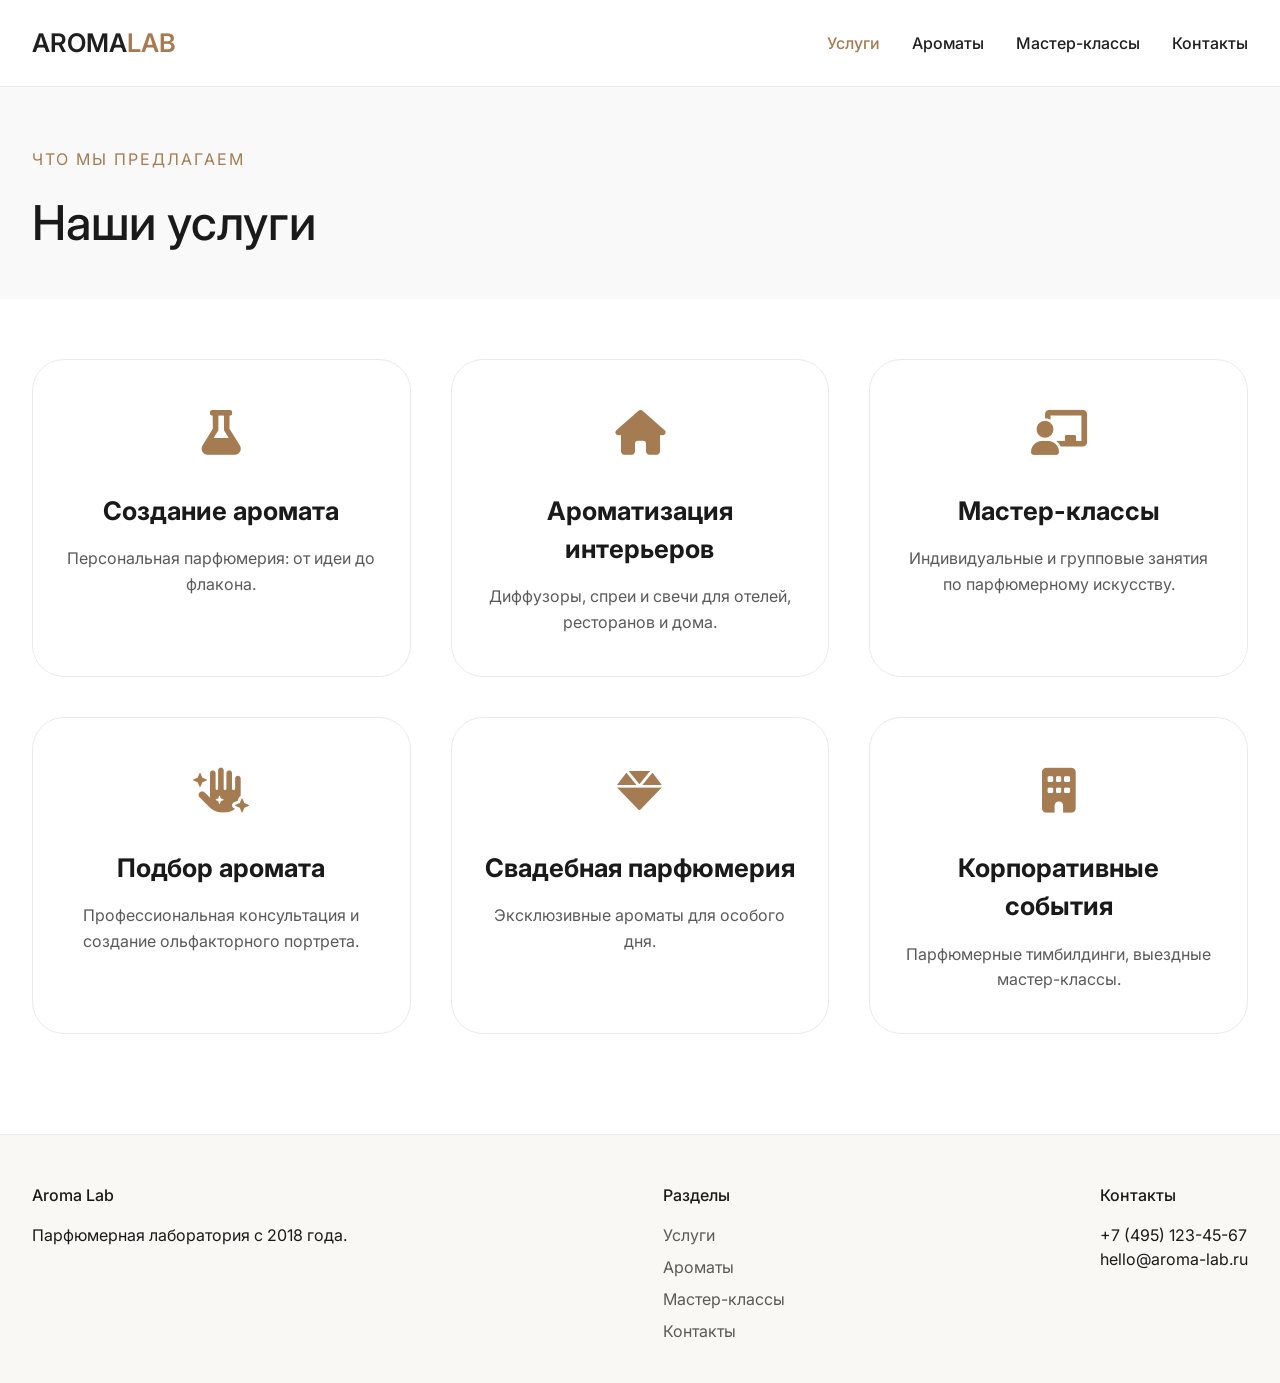
<file: services.html>
<!DOCTYPE html>
<html lang="ru">
<head>
    <meta charset="UTF-8">
    <meta name="viewport" content="width=device-width, initial-scale=1.0">
    <title>Услуги | Aroma Lab</title>
    <link href="https://fonts.googleapis.com/css2?family=Inter:opsz,wght@14..32,300;14..32,400;14..32,500;14..32,600;14..32,700&display=swap" rel="stylesheet">
    <link rel="stylesheet" href="https://cdnjs.cloudflare.com/ajax/libs/font-awesome/6.0.0-beta3/css/all.min.css">
    <style>
        * { margin: 0; padding: 0; box-sizing: border-box; }
        body { font-family: 'Inter', sans-serif; background: #ffffff; color: #1a1a1a; line-height: 1.5; overflow-x: hidden; }
        :root {
            --accent-dark: #a57c52;
            --text-dark: #1f1f1f;
            --text-muted: #5a5a5a;
            --border-light: #eaeaea;
            --bg-light: #f9f9f9;
            --shadow-md: 0 12px 28px rgba(0, 0, 0, 0.05);
        }
        .container { max-width: 1280px; margin: 0 auto; padding: 0 32px; }
        .btn { display: inline-block; background: var(--text-dark); color: white; padding: 12px 28px; border-radius: 40px; text-decoration: none; font-weight: 500; transition: all 0.2s; border: none; cursor: pointer; font-family: inherit; }
        .btn:hover { background: var(--accent-dark); transform: translateY(-2px); }
        .btn-outline { background: transparent; border: 1px solid var(--text-dark); color: var(--text-dark); }
        .btn-outline:hover { background: var(--text-dark); color: white; }
        
        header { padding: 24px 0; position: sticky; top: 0; background: rgba(255, 255, 255, 0.92); backdrop-filter: blur(12px); border-bottom: 1px solid var(--border-light); z-index: 100; }
        .header-flex { display: flex; justify-content: space-between; align-items: center; flex-wrap: wrap; }
        .logo { font-size: 1.6rem; font-weight: 600; text-decoration: none; color: var(--text-dark); }
        .logo span { color: var(--accent-dark); }
        .nav-links { display: flex; gap: 2rem; list-style: none; }
        .nav-links a { text-decoration: none; color: var(--text-dark); font-weight: 500; transition: color 0.2s; }
        .nav-links a:hover, .nav-links a.active { color: var(--accent-dark); }
        
        .page-title { padding: 60px 0 40px; background: var(--bg-light); }
        h1 { font-size: 3rem; font-weight: 500; }
        .section-subtitle { font-size: 1rem; text-transform: uppercase; letter-spacing: 2px; color: var(--accent-dark); margin-bottom: 1rem; }
        
        .services-grid { display: grid; grid-template-columns: repeat(auto-fit, minmax(300px, 1fr)); gap: 40px; padding: 60px 0; }
        .service-card { background: white; padding: 40px 32px; border-radius: 32px; border: 1px solid var(--border-light); transition: all 0.25s; text-align: center; cursor: pointer; }
        .service-card:hover { transform: translateY(-8px); box-shadow: var(--shadow-md); }
        .service-icon { font-size: 2.8rem; color: var(--accent-dark); margin-bottom: 24px; }
        .service-card h3 { font-size: 1.6rem; margin-bottom: 16px; }
        .service-card p { color: var(--text-muted); line-height: 1.6; }
        
        /* Модальное окно на весь экран */
        .modal-overlay {
            position: fixed;
            top: 0;
            left: 0;
            width: 100%;
            height: 100%;
            background: rgba(0, 0, 0, 0.85);
            backdrop-filter: blur(12px);
            z-index: 1000;
            display: flex;
            align-items: center;
            justify-content: center;
            opacity: 0;
            visibility: hidden;
            transition: all 0.3s ease;
        }
        
        .modal-overlay.active {
            opacity: 1;
            visibility: visible;
        }
        
        .modal-container {
            width: 90%;
            max-width: 800px;
            max-height: 85vh;
            background: white;
            border-radius: 40px;
            overflow-y: auto;
            transform: scale(0.95);
            transition: transform 0.3s ease;
            box-shadow: 0 25px 50px rgba(0, 0, 0, 0.3);
        }
        
        .modal-overlay.active .modal-container {
            transform: scale(1);
        }
        
        .modal-header {
            padding: 32px 32px 16px 32px;
            border-bottom: 1px solid var(--border-light);
            display: flex;
            justify-content: space-between;
            align-items: center;
            position: sticky;
            top: 0;
            background: white;
            z-index: 10;
        }
        
        .modal-header h2 {
            font-size: 1.8rem;
            margin: 0;
        }
        
        .modal-close {
            width: 48px;
            height: 48px;
            border-radius: 50%;
            background: var(--bg-light);
            border: none;
            font-size: 1.5rem;
            cursor: pointer;
            transition: all 0.2s;
            display: flex;
            align-items: center;
            justify-content: center;
        }
        
        .modal-close:hover {
            background: var(--accent-dark);
            color: white;
            transform: rotate(90deg);
        }
        
        .modal-content {
            padding: 32px;
        }
        
        .modal-icon {
            font-size: 3.5rem;
            color: var(--accent-dark);
            margin-bottom: 24px;
        }
        
        .modal-description {
            color: var(--text-muted);
            line-height: 1.8;
            margin-bottom: 24px;
        }
        
        .modal-features {
            background: var(--bg-light);
            padding: 24px;
            border-radius: 24px;
            margin: 24px 0;
        }
        
        .modal-features h4 {
            margin-bottom: 16px;
            font-size: 1.2rem;
        }
        
        .modal-features ul {
            list-style: none;
        }
        
        .modal-features li {
            margin-bottom: 12px;
            display: flex;
            align-items: center;
            gap: 12px;
        }
        
        .modal-features i {
            color: var(--accent-dark);
            width: 24px;
        }
        
        .modal-price {
            font-size: 2rem;
            font-weight: 600;
            color: var(--accent-dark);
            margin: 24px 0;
        }
        
        .modal-actions {
            display: flex;
            gap: 16px;
            margin-top: 24px;
        }
        
        footer { background: #faf8f5; padding: 48px 0 32px; border-top: 1px solid var(--border-light); margin-top: 40px; }
        .footer-grid { display: flex; justify-content: space-between; flex-wrap: wrap; gap: 40px; }
        .footer-col h4 { font-weight: 500; margin-bottom: 16px; }
        .footer-col a { color: var(--text-muted); text-decoration: none; display: block; margin-bottom: 8px; }
        
        @media (max-width: 768px) { .container { padding: 0 24px; } .nav-links { gap: 1rem; } h1 { font-size: 2rem; } .modal-header h2 { font-size: 1.4rem; } .modal-content { padding: 24px; } }
        
        .toast-msg { position: fixed; bottom: 30px; left: 50%; transform: translateX(-50%); background: #1a1a1a; color: white; padding: 12px 24px; border-radius: 50px; font-size: 0.9rem; z-index: 1100; opacity: 0; transition: opacity 0.3s; pointer-events: none; }
    </style>
</head>
<body>

<div id="toast" class="toast-msg"></div>

<header>
    <div class="container header-flex">
        <a href="index.html" class="logo">AROMA<span>LAB</span></a>
        <ul class="nav-links">
            <li><a href="services.html" class="active">Услуги</a></li>
            <li><a href="catalog.html">Ароматы</a></li>
            <li><a href="masterclass.html">Мастер-классы</a></li>
            <li><a href="contacts.html">Контакты</a></li>
        </ul>
    </div>
</header>

<main>
    <section class="page-title">
        <div class="container">
            <div class="section-subtitle">Что мы предлагаем</div>
            <h1>Наши услуги</h1>
        </div>
    </section>

    <div class="container">
        <div class="services-grid" id="servicesGrid"></div>
    </div>
</main>

<footer>
    <div class="container footer-grid">
        <div class="footer-col"><h4>Aroma Lab</h4><p>Парфюмерная лаборатория с 2018 года.</p></div>
        <div class="footer-col"><h4>Разделы</h4><a href="services.html">Услуги</a><a href="catalog.html">Ароматы</a><a href="masterclass.html">Мастер-классы</a><a href="contacts.html">Контакты</a></div>
        <div class="footer-col"><h4>Контакты</h4><p>+7 (495) 123-45-67</p><p>hello@aroma-lab.ru</p></div>
    </div>
</footer>

<script>
    const servicesData = [
        {
            id: 1,
            icon: "fas fa-flask",
            title: "Создание аромата",
            shortDesc: "Персональная парфюмерия: от идеи до флакона.",
            fullDesc: "Создайте уникальный аромат, который станет вашей визитной карточкой. Процесс включает консультацию с парфюмером, подбор нот, создание композиции и оформление флакона. Вы получаете эксклюзивный парфюм, который существует в единственном экземпляре.",
            features: [
                "Индивидуальная консультация с парфюмером",
                "Более 150 ароматических эссенций",
                "Создание 3 пробных версий",
                "Дизайн флакона и упаковки",
                "Сертификат подлинности"
            ],
            price: "от 12 900 ₽",
            duration: "2-3 часа"
        },
        {
            id: 2,
            icon: "fas fa-home",
            title: "Ароматизация интерьеров",
            shortDesc: "Диффузоры, спреи и свечи для отелей, ресторанов и дома.",
            fullDesc: "Создаём уникальную атмосферу с помощью ароматов. Разрабатываем индивидуальные композиции для отелей, ресторанов, спа-салонов и частных интерьеров. Используем только безопасные и сертифицированные ингредиенты.",
            features: [
                "Разработка фирменного аромата бренда",
                "Профессиональные диффузоры",
                "Обслуживание и заправка систем",
                "Арома-свечи ручной работы",
                "Бесплатная консультация дизайнера"
            ],
            price: "от 25 000 ₽",
            duration: "5-7 дней"
        },
        {
            id: 3,
            icon: "fas fa-chalkboard-user",
            title: "Мастер-классы",
            shortDesc: "Индивидуальные и групповые занятия по парфюмерному искусству.",
            fullDesc: "Погрузитесь в мир парфюмерии под руководством опытного мастера. Вы узнаете теорию создания ароматов, научитесь различать ноты и создадите свой первый авторский парфюм, который заберёте с собой.",
            features: [
                "Теория парфюмерного искусства",
                "Практическая работа с 30+ эссенциями",
                "Создание 1-2 авторских ароматов",
                "Красивая упаковка",
                "Фуршет и напитки (для групп)"
            ],
            price: "от 4 500 ₽",
            duration: "2-4 часа"
        },
        {
            id: 4,
            icon: "fas fa-hand-sparkles",
            title: "Подбор аромата",
            shortDesc: "Профессиональная консультация и создание ольфакторного портрета.",
            fullDesc: "Не можете найти свой идеальный аромат? Наши парфюмеры помогут создать ольфакторный портрет и подберут композицию, которая идеально подчеркнёт вашу индивидуальность, характер и стиль жизни.",
            features: [
                "Диагностика вкусов и предпочтений",
                "Создание ольфакторного портрета",
                "Подбор из 500+ композиций",
                "Рекомендации по наслоению ароматов",
                "Подарочный набор пробников"
            ],
            price: "3 500 ₽",
            duration: "1-1.5 часа"
        },
        {
            id: 5,
            icon: "fas fa-gem",
            title: "Свадебная парфюмерия",
            shortDesc: "Эксклюзивные ароматы для особого дня.",
            fullDesc: "Создайте аромат, который будет напоминать о самом счастливом дне. Индивидуальная разработка свадебного парфюма для невесты, жениха или в подарок гостям. Включает дизайн флакона и именную гравировку.",
            features: [
                "Эксклюзивная композиция",
                "Дизайн флакона с гравировкой",
                "Упаковка в свадебном стиле",
                "Мини-ароматы для гостей (опционально)",
                "Подарочный сертификат"
            ],
            price: "от 18 900 ₽",
            duration: "2 недели"
        },
        {
            id: 6,
            icon: "fas fa-building",
            title: "Корпоративные события",
            shortDesc: "Парфюмерные тимбилдинги, выездные мастер-классы.",
            fullDesc: "Уникальный формат для сплочения коллектива или клиентского мероприятия. Организуем выездной мастер-класс по созданию ароматов в вашем офисе или на площадке. Разработаем корпоративный аромат компании.",
            features: [
                "Выезд в офис или на площадку",
                "Группы до 30 человек",
                "Создание брендированного аромата",
                "Командообразующие активности",
                "Подарки и сертификаты"
            ],
            price: "от 35 000 ₽",
            duration: "2-3 часа"
        }
    ];

    function showToast(message) {
        const toast = document.getElementById('toast');
        toast.textContent = message;
        toast.style.opacity = '1';
        setTimeout(() => {
            toast.style.opacity = '0';
        }, 3000);
    }

    function openModal(service) {
        const modalHTML = `
            <div class="modal-overlay" id="serviceModal">
                <div class="modal-container">
                    <div class="modal-header">
                        <h2>${service.title}</h2>
                        <button class="modal-close" onclick="closeModal()">✕</button>
                    </div>
                    <div class="modal-content">
                        <div class="modal-icon"><i class="${service.icon}"></i></div>
                        <p class="modal-description">${service.fullDesc}</p>
                        <div class="modal-features">
                            <h4>Что входит:</h4>
                            <ul>
                                ${service.features.map(f => `<li><i class="fas fa-check-circle"></i> ${f}</li>`).join('')}
                            </ul>
                        </div>
                        <div class="modal-price">${service.price}</div>
                        <div style="color: var(--text-muted); margin-bottom: 16px;">
                            <i class="fas fa-clock"></i> Длительность: ${service.duration}
                        </div>
                        <div class="modal-actions">
                            <button class="btn" onclick="closeModalAndContact('${service.title}')">Записаться на услугу</button>
                            <button class="btn btn-outline" onclick="closeModal()">Закрыть</button>
                        </div>
                    </div>
                </div>
            </div>
        `;
        
        document.body.insertAdjacentHTML('beforeend', modalHTML);
        const modal = document.getElementById('serviceModal');
        setTimeout(() => modal.classList.add('active'), 10);
        
        document.addEventListener('keydown', function(e) {
            if (e.key === 'Escape' && modal) {
                closeModal();
            }
        });
    }
    
    function closeModal() {
        const modal = document.getElementById('serviceModal');
        if (modal) {
            modal.classList.remove('active');
            setTimeout(() => modal.remove(), 300);
        }
    }
    
    function closeModalAndContact(serviceName) {
        closeModal();
        setTimeout(() => {
            window.location.href = `contacts.html?service=${encodeURIComponent(serviceName)}`;
        }, 300);
    }
    
    function renderServices() {
        const grid = document.getElementById('servicesGrid');
        grid.innerHTML = servicesData.map(service => `
            <div class="service-card" onclick="openModal(${JSON.stringify(service).replace(/"/g, '&quot;')})">
                <div class="service-icon"><i class="${service.icon}"></i></div>
                <h3>${service.title}</h3>
                <p>${service.shortDesc}</p>
            </div>
        `).join('');
    }
    
    renderServices();
    
    window.openModal = openModal;
    window.closeModal = closeModal;
    window.closeModalAndContact = closeModalAndContact;
</script>
</body>
</html>
</file>
